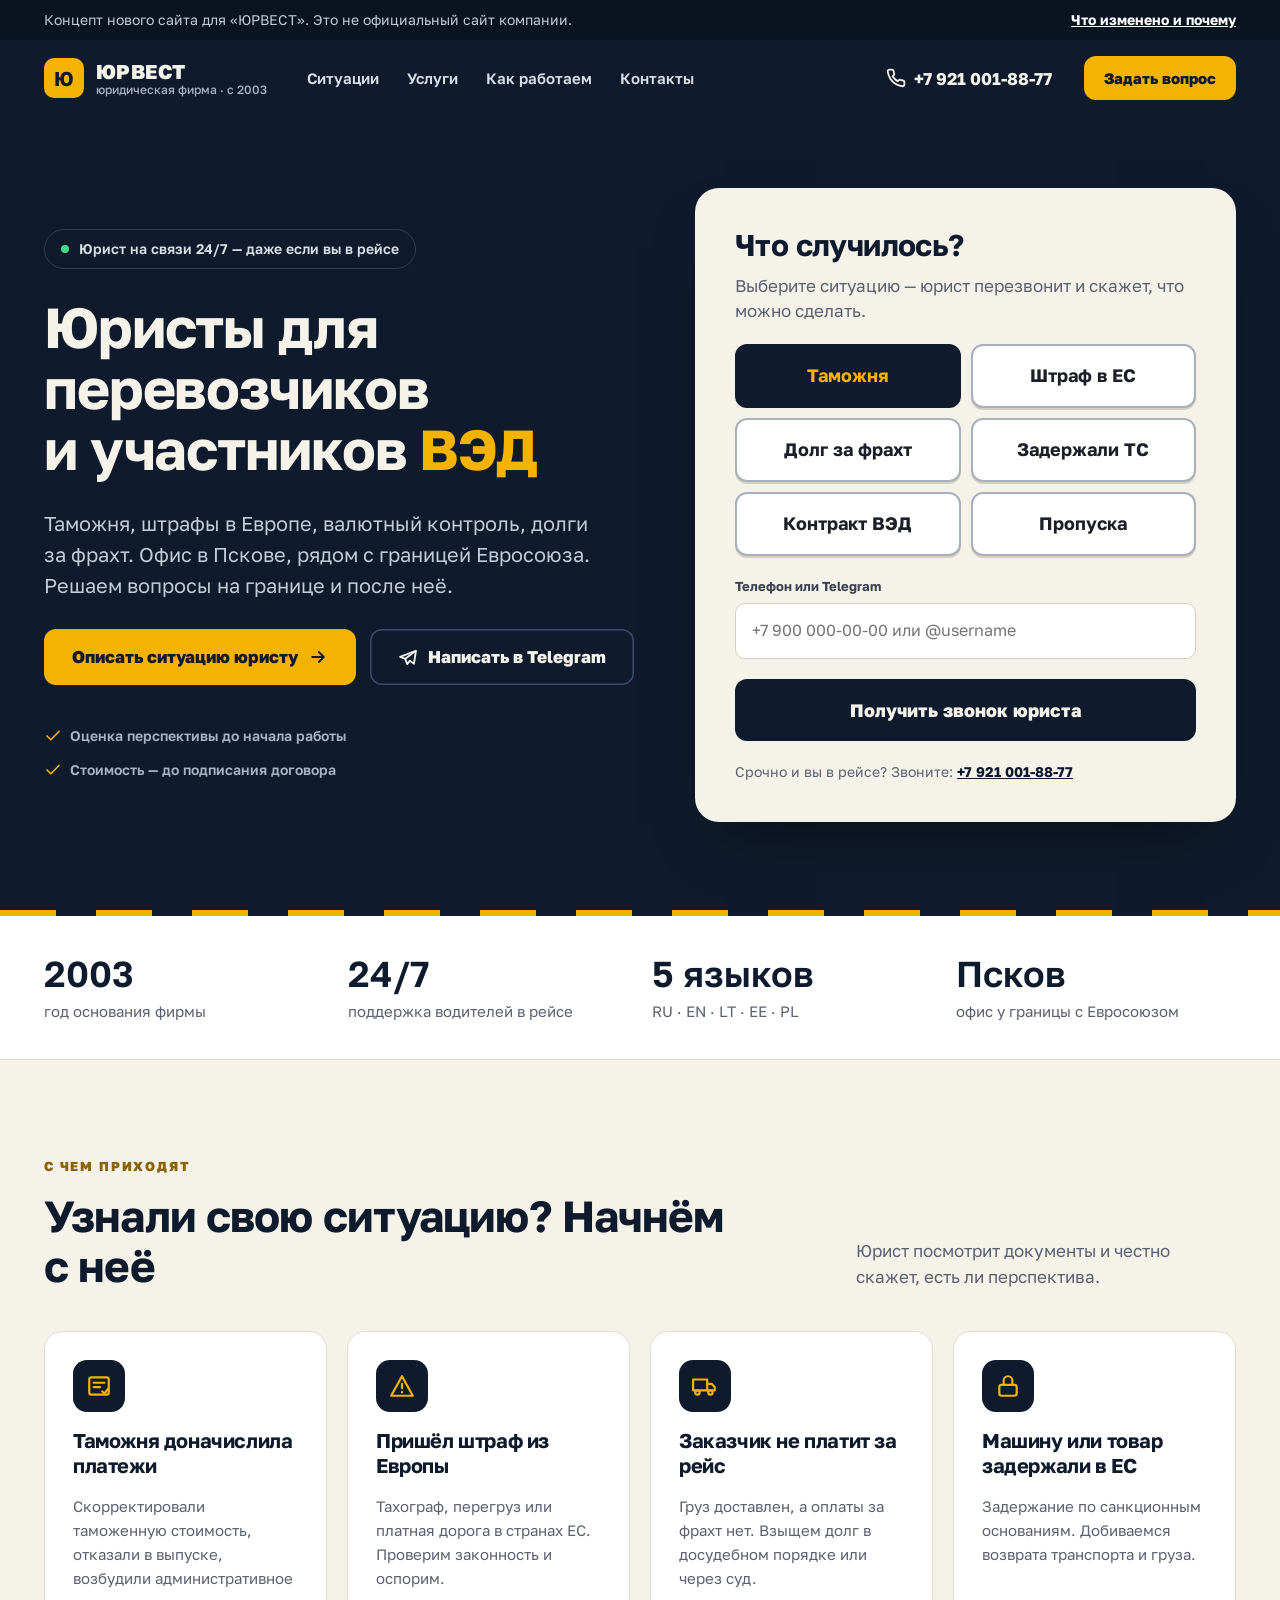
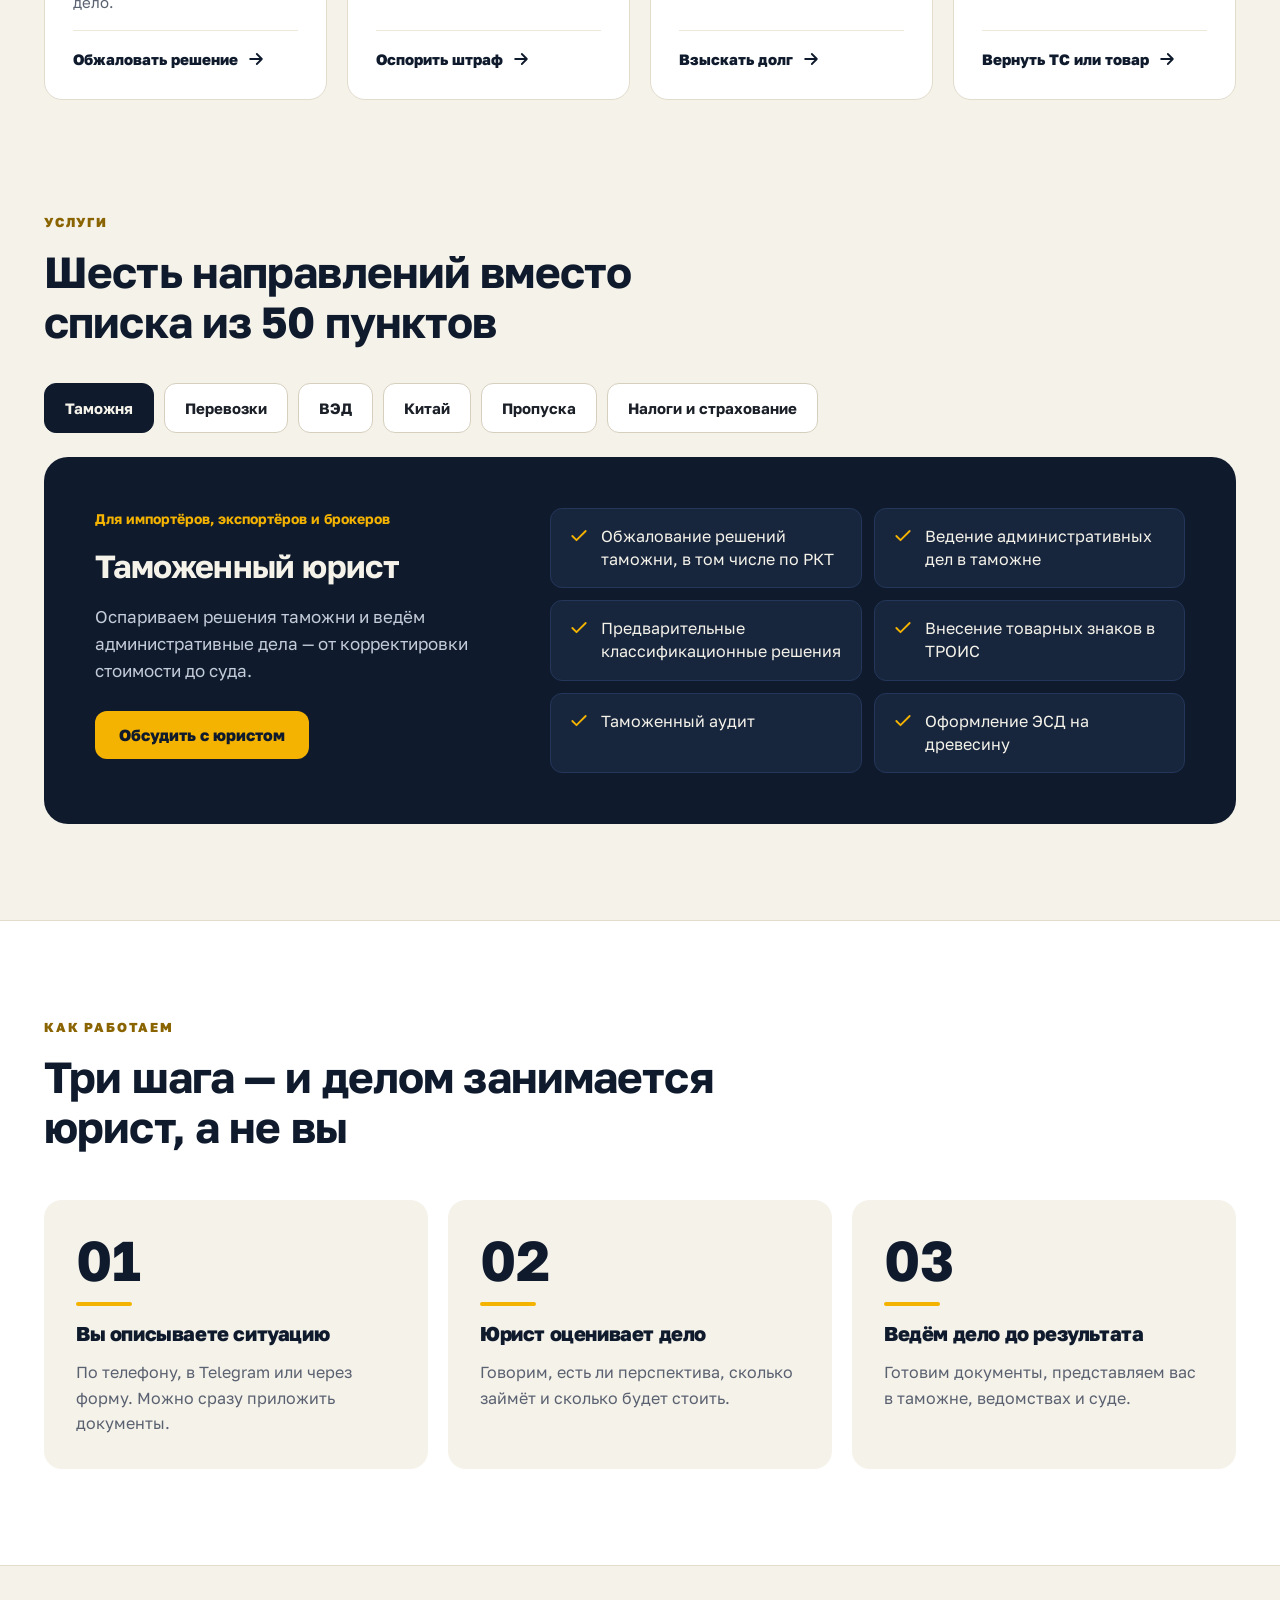
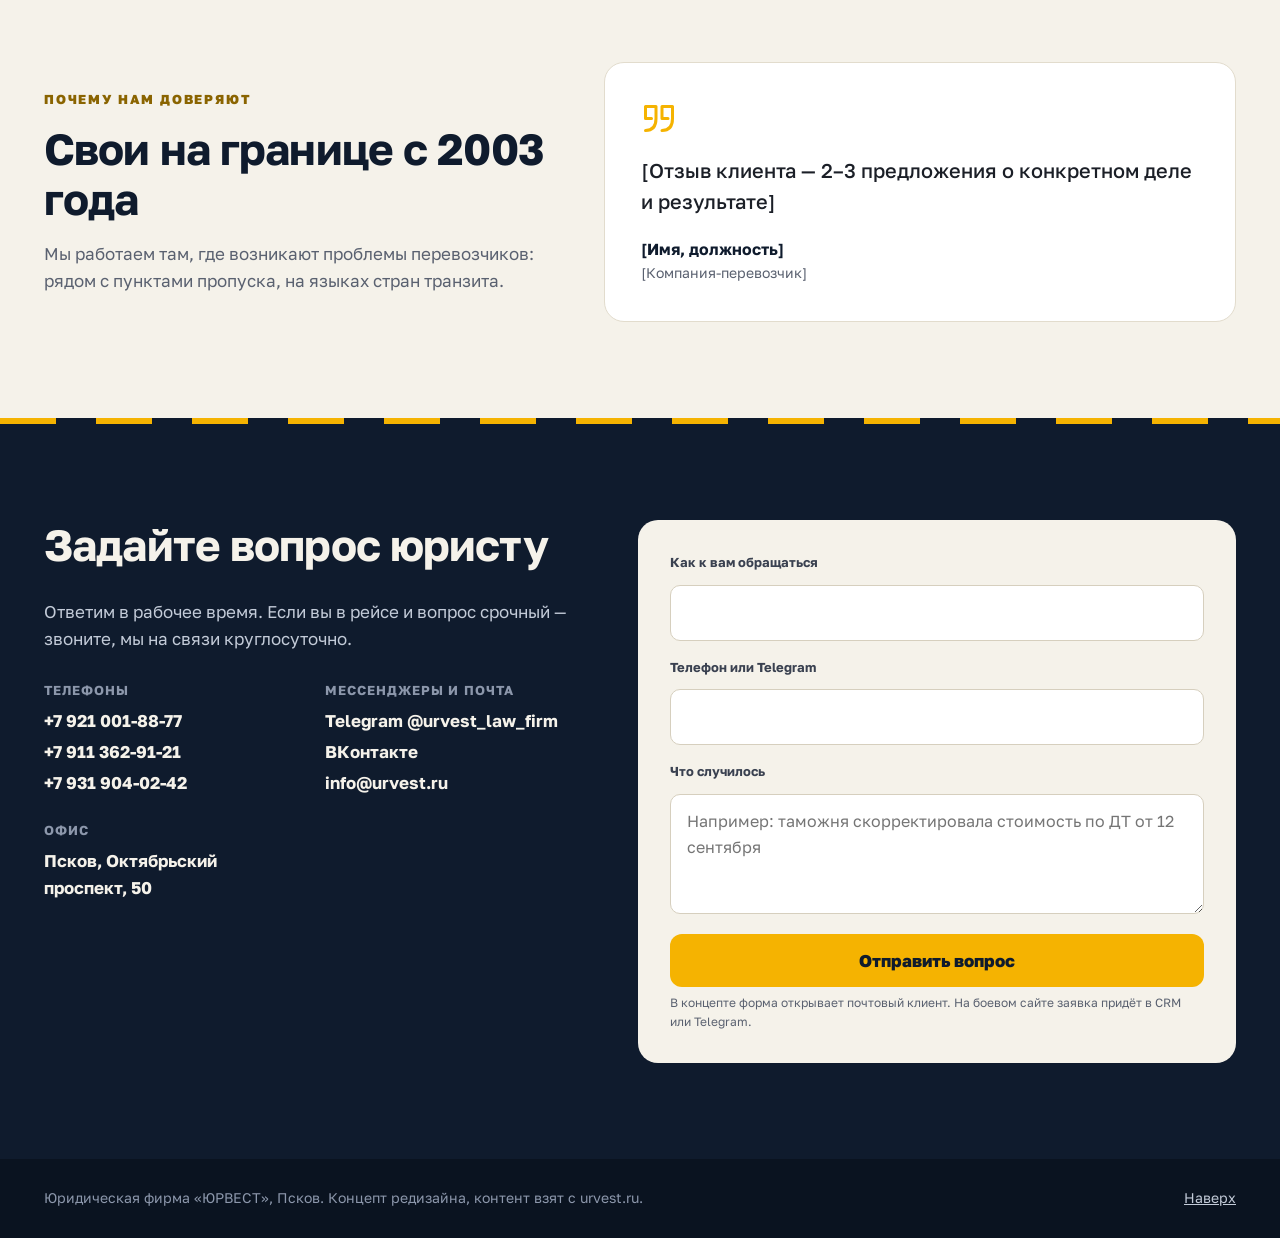
<file: index.html>
<!doctype html>
<html lang="ru">
<head>
<meta charset="utf-8">
<meta name="viewport" content="width=device-width,initial-scale=1">
<title>Таможенный юрист и юрист ВЭД для перевозчиков — ЮРВЕСТ, Псков</title>
<meta name="description" content="Юридическая фирма ЮРВЕСТ с 2003 года: обжалование решений таможни, штрафы в ЕС, возврат дорожного сбора, юрист ВЭД, спецразрешения и пропуска. Поддержка перевозчиков 24/7.">
<meta name="robots" content="noindex"><!-- концепт: не индексировать, чтобы не мешать основному сайту -->
<meta name="theme-color" content="#0F1B2D">
<link rel="preconnect" href="https://fonts.googleapis.com">
<link rel="preconnect" href="https://fonts.gstatic.com" crossorigin>
<link href="https://fonts.googleapis.com/css2?family=Golos+Text:wght@400;500;600;700;800&display=swap" rel="stylesheet">
<link rel="stylesheet" href="style.css?v=3">
<script type="application/ld+json">
{"@context":"https://schema.org","@type":"LegalService","name":"ЮРВЕСТ","foundingDate":"2003","telephone":"+7 921 001-88-77","email":"info@urvest.ru","url":"https://urvest.ru","address":{"@type":"PostalAddress","streetAddress":"Октябрьский проспект, 50","addressLocality":"Псков","postalCode":"180004","addressCountry":"RU"}}
</script>
</head>
<body>

<svg width="0" height="0" style="position:absolute" aria-hidden="true">
  <symbol id="i-check" viewBox="0 0 24 24"><path d="M20 6 9 17l-5-5"/></symbol>
  <symbol id="i-arrow" viewBox="0 0 24 24"><path d="M5 12h14M13 6l6 6-6 6"/></symbol>
  <symbol id="i-phone" viewBox="0 0 24 24"><path d="M22 16.9v3a2 2 0 0 1-2.2 2 19.8 19.8 0 0 1-8.6-3.1 19.5 19.5 0 0 1-6-6A19.8 19.8 0 0 1 2.1 4.2 2 2 0 0 1 4.1 2h3a2 2 0 0 1 2 1.7c.1 1 .4 1.9.7 2.8a2 2 0 0 1-.5 2.1L8 9.9a16 16 0 0 0 6 6l1.3-1.3a2 2 0 0 1 2.1-.4c.9.3 1.8.6 2.8.7a2 2 0 0 1 1.7 2z"/></symbol>
  <symbol id="i-tg" viewBox="0 0 24 24"><path d="M21.5 4.5 2.5 11.8l6.2 2.3 2.3 6.4 3.4-4.1 4.8 3.6z"/><path d="m8.7 14.1 9.8-7.4"/></symbol>
  <symbol id="i-doc" viewBox="0 0 24 24"><rect x="3" y="4" width="18" height="16" rx="2"/><path d="M7 9h10M7 13h6M15 17l2 2 3-4"/></symbol>
  <symbol id="i-warn" viewBox="0 0 24 24"><path d="M12 3 2 21h20z"/><path d="M12 10v4M12 17.5v.5"/></symbol>
  <symbol id="i-truck" viewBox="0 0 24 24"><path d="M1 6h13v10H1zM14 10h4l3 3v3h-7z"/><circle cx="5" cy="18" r="2"/><circle cx="17" cy="18" r="2"/></symbol>
  <symbol id="i-lock" viewBox="0 0 24 24"><rect x="4" y="11" width="16" height="10" rx="2"/><path d="M8 11V7a4 4 0 0 1 8 0v4"/></symbol>
  <symbol id="i-quote" viewBox="0 0 24 24"><path d="M3 21c3 0 7-1 7-8V5H3v8h4M14 21c3 0 7-1 7-8V5h-7v8h4"/></symbol>
</svg>

<div class="concept"><div class="wrap">
  <span>Концепт нового сайта для «ЮРВЕСТ». Это не официальный сайт компании.</span>
  <a href="proposal.html">Что изменено и почему</a>
</div></div>

<header class="top"><div class="wrap">
  <a class="logo" href="#top"><span>ЮРВЕСТ<small>юридическая фирма · с 2003</small></span></a>
  <nav aria-label="Разделы">
    <a href="#situations">Ситуации</a>
    <a href="#services">Услуги</a>
    <a href="#how">Как работаем</a>
    <a href="#contact">Контакты</a>
  </nav>
  <a class="tel" href="tel:+79210018877"><svg class="ico" aria-hidden="true"><use href="#i-phone"/></svg>+7 921 001-88-77</a>
  <a class="btn" href="#contact">Задать вопрос</a>
</div></header>

<main id="top">
<div class="hero">
  <div class="wrap">
    <div class="hero-text">
      <span class="pill">Юрист на связи 24/7 — даже если вы в рейсе</span>
      <h1>Юристы для перевозчиков и&nbsp;участников <em>ВЭД</em></h1>
      <p>Таможня, штрафы в Европе, валютный контроль, долги за фрахт. Офис в Пскове, рядом с границей Евросоюза. Решаем вопросы на границе и после неё.</p>
      <div class="act">
        <a class="btn lg" href="#contact">Описать ситуацию юристу <svg class="ico" aria-hidden="true"><use href="#i-arrow"/></svg></a>
        <a class="btn lg ghost" href="https://t.me/urvest_law_firm"><svg class="ico" aria-hidden="true"><use href="#i-tg"/></svg>Написать в Telegram</a>
      </div>
      <ul class="checks">
        <li><svg class="ico" aria-hidden="true"><use href="#i-check"/></svg>Оценка перспективы до начала работы</li>
        <li><svg class="ico" aria-hidden="true"><use href="#i-check"/></svg>Стоимость — до подписания договора</li>
      </ul>
    </div>

    <form class="quick" id="quick">
      <h2>Что случилось?</h2>
      <p class="hint">Выберите ситуацию — юрист перезвонит и скажет, что можно сделать.</p>
      <fieldset>
        <legend class="hint" style="position:absolute;width:1px;height:1px;overflow:hidden;clip:rect(0 0 0 0)">Ситуация</legend>
        <label class="chip"><input type="radio" name="topic" value="Таможня" checked><span>Таможня</span></label>
        <label class="chip"><input type="radio" name="topic" value="Штраф в ЕС"><span>Штраф в ЕС</span></label>
        <label class="chip"><input type="radio" name="topic" value="Долг за фрахт"><span>Долг за фрахт</span></label>
        <label class="chip"><input type="radio" name="topic" value="Задержали ТС"><span>Задержали ТС</span></label>
        <label class="chip"><input type="radio" name="topic" value="Контракт ВЭД"><span>Контракт ВЭД</span></label>
        <label class="chip"><input type="radio" name="topic" value="Пропуск / спецразрешение"><span>Пропуска</span></label>
      </fieldset>
      <div>
        <label for="q-phone">Телефон или Telegram</label>
        <input id="q-phone" name="phone" autocomplete="tel" required placeholder="+7 900 000-00-00 или @username">
      </div>
      <button class="btn dark" type="submit">Получить звонок юриста</button>
      <small>Срочно и вы в рейсе? Звоните: <a href="tel:+79210018877"><b>+7 921 001-88-77</b></a></small>
    </form>
  </div>
  <div class="road" aria-hidden="true"></div>
</div>

<div class="facts"><div class="wrap">
  <dl>
    <div><dt>2003</dt><dd>год основания фирмы</dd></div>
    <div><dt>24/7</dt><dd>поддержка водителей в рейсе</dd></div>
    <div><dt>5 языков</dt><dd>RU · EN · LT · EE · PL</dd></div>
    <div><dt>Псков</dt><dd>офис у границы с Евросоюзом</dd></div>
  </dl>
</div></div>

<section id="situations"><div class="wrap">
  <div class="head">
    <div><span class="kicker">С чем приходят</span><h2>Узнали свою ситуацию? Начнём с неё</h2></div>
    <p class="lead">Юрист посмотрит документы и честно скажет, есть ли перспектива.</p>
  </div>
  <div class="cases">
    <a class="case" href="#contact" data-topic="Таможня">
      <span class="badge"><svg class="ico" aria-hidden="true"><use href="#i-doc"/></svg></span>
      <h3>Таможня доначислила платежи</h3>
      <p>Скорректировали таможенную стоимость, отказали в выпуске, возбудили административное дело.</p>
      <span class="more">Обжаловать решение <svg class="ico" aria-hidden="true"><use href="#i-arrow"/></svg></span>
    </a>
    <a class="case" href="#contact" data-topic="Штраф в ЕС">
      <span class="badge"><svg class="ico" aria-hidden="true"><use href="#i-warn"/></svg></span>
      <h3>Пришёл штраф из Европы</h3>
      <p>Тахограф, перегруз или платная дорога в странах ЕС. Проверим законность и оспорим.</p>
      <span class="more">Оспорить штраф <svg class="ico" aria-hidden="true"><use href="#i-arrow"/></svg></span>
    </a>
    <a class="case" href="#contact" data-topic="Долг за фрахт">
      <span class="badge"><svg class="ico" aria-hidden="true"><use href="#i-truck"/></svg></span>
      <h3>Заказчик не платит за рейс</h3>
      <p>Груз доставлен, а оплаты за фрахт нет. Взыщем долг в досудебном порядке или через суд.</p>
      <span class="more">Взыскать долг <svg class="ico" aria-hidden="true"><use href="#i-arrow"/></svg></span>
    </a>
    <a class="case" href="#contact" data-topic="Задержали ТС">
      <span class="badge"><svg class="ico" aria-hidden="true"><use href="#i-lock"/></svg></span>
      <h3>Машину или товар задержали в ЕС</h3>
      <p>Задержание по санкционным основаниям. Добиваемся возврата транспорта и груза.</p>
      <span class="more">Вернуть ТС или товар <svg class="ico" aria-hidden="true"><use href="#i-arrow"/></svg></span>
    </a>
  </div>
</div></section>

<section id="services"><div class="wrap">
  <span class="kicker">Услуги</span>
  <h2>Шесть направлений вместо списка из 50 пунктов</h2>
  <div class="tabs" role="tablist" aria-label="Направления">
    <button role="tab" id="t-customs" aria-controls="p-customs" aria-selected="true">Таможня</button>
    <button role="tab" id="t-transport" aria-controls="p-transport" aria-selected="false" tabindex="-1">Перевозки</button>
    <button role="tab" id="t-ved" aria-controls="p-ved" aria-selected="false" tabindex="-1">ВЭД</button>
    <button role="tab" id="t-china" aria-controls="p-china" aria-selected="false" tabindex="-1">Китай</button>
    <button role="tab" id="t-permits" aria-controls="p-permits" aria-selected="false" tabindex="-1">Пропуска</button>
    <button role="tab" id="t-tax" aria-controls="p-tax" aria-selected="false" tabindex="-1">Налоги и страхование</button>
  </div>

  <div class="panel" role="tabpanel" id="p-customs" aria-labelledby="t-customs">
    <div><span class="who">Для импортёров, экспортёров и брокеров</span><h3>Таможенный юрист</h3><p>Оспариваем решения таможни и ведём административные дела — от корректировки стоимости до суда.</p><a class="btn" href="#contact">Обсудить с юристом</a></div>
    <ul>
      <li><svg class="ico" aria-hidden="true"><use href="#i-check"/></svg>Обжалование решений таможни, в том числе по РКТ</li>
      <li><svg class="ico" aria-hidden="true"><use href="#i-check"/></svg>Ведение административных дел в таможне</li>
      <li><svg class="ico" aria-hidden="true"><use href="#i-check"/></svg>Предварительные классификационные решения</li>
      <li><svg class="ico" aria-hidden="true"><use href="#i-check"/></svg>Внесение товарных знаков в ТРОИС</li>
      <li><svg class="ico" aria-hidden="true"><use href="#i-check"/></svg>Таможенный аудит</li>
      <li><svg class="ico" aria-hidden="true"><use href="#i-check"/></svg>Оформление ЭСД на древесину</li>
    </ul>
  </div>
  <div class="panel" role="tabpanel" id="p-transport" aria-labelledby="t-transport" hidden>
    <div><span class="who">Для международных перевозчиков</span><h3>Транспортный юрист</h3><p>Защищаем перевозчика в рейсе и после: штрафы в Европе, долги за фрахт, Ространснадзор.</p><a class="btn" href="#contact">Обсудить с юристом</a></div>
    <ul>
      <li><svg class="ico" aria-hidden="true"><use href="#i-check"/></svg>Обжалование штрафов в ЕС</li>
      <li><svg class="ico" aria-hidden="true"><use href="#i-check"/></svg>Возврат дорожного сбора в Германии</li>
      <li><svg class="ico" aria-hidden="true"><use href="#i-check"/></svg>Взыскание задолженности за фрахт</li>
      <li><svg class="ico" aria-hidden="true"><use href="#i-check"/></svg>Дела в Ространснадзоре</li>
      <li><svg class="ico" aria-hidden="true"><use href="#i-check"/></svg>Правовая помощь при ДТП</li>
      <li><svg class="ico" aria-hidden="true"><use href="#i-check"/></svg>Проверка и заполнение дозволов</li>
      <li><svg class="ico" aria-hidden="true"><use href="#i-check"/></svg>Проверка контрагентов</li>
      <li><svg class="ico" aria-hidden="true"><use href="#i-check"/></svg>Круглосуточная поддержка в рейсе</li>
    </ul>
  </div>
  <div class="panel" role="tabpanel" id="p-ved" aria-labelledby="t-ved" hidden>
    <div><span class="who">Для компаний, которые торгуют с зарубежьем</span><h3>Юрист ВЭД</h3><p>Контракты, валютный контроль и санкционные риски — чтобы сделка прошла без сюрпризов.</p><a class="btn" href="#contact">Обсудить с юристом</a></div>
    <ul>
      <li><svg class="ico" aria-hidden="true"><use href="#i-check"/></svg>Внешнеторговые контракты</li>
      <li><svg class="ico" aria-hidden="true"><use href="#i-check"/></svg>Дела по валютному контролю</li>
      <li><svg class="ico" aria-hidden="true"><use href="#i-check"/></svg>Проверка запретов и ограничений</li>
      <li><svg class="ico" aria-hidden="true"><use href="#i-check"/></svg>Санкционный аудит</li>
      <li><svg class="ico" aria-hidden="true"><use href="#i-check"/></svg>Сертификаты форс-мажора в Китае и ЕС</li>
      <li><svg class="ico" aria-hidden="true"><use href="#i-check"/></svg>Перевод таможенных и ВЭД-документов</li>
    </ul>
  </div>
  <div class="panel" role="tabpanel" id="p-china" aria-labelledby="t-china" hidden>
    <div><span class="who">Для тех, кто закупает или продаёт в КНР</span><h3>Юристы в Китае</h3><p>Проверяем поставщика до оплаты и решаем споры, если что-то пошло не так.</p><a class="btn" href="#contact">Обсудить с юристом</a></div>
    <ul>
      <li><svg class="ico" aria-hidden="true"><use href="#i-check"/></svg>Проверка китайских контрагентов и товара</li>
      <li><svg class="ico" aria-hidden="true"><use href="#i-check"/></svg>Контракты на китайском языке</li>
      <li><svg class="ico" aria-hidden="true"><use href="#i-check"/></svg>Регистрация компаний в КНР и Гонконге</li>
      <li><svg class="ico" aria-hidden="true"><use href="#i-check"/></svg>Разрешение споров</li>
      <li><svg class="ico" aria-hidden="true"><use href="#i-check"/></svg>Консульская легализация и нотариат</li>
    </ul>
  </div>
  <div class="panel" role="tabpanel" id="p-permits" aria-labelledby="t-permits" hidden>
    <div><span class="who">Оформляем за перевозчика</span><h3>Пропуска и разрешения</h3><p>Берём на себя бумаги, чтобы машина не простаивала.</p><a class="btn" href="#contact">Обсудить с юристом</a></div>
    <ul>
      <li><svg class="ico" aria-hidden="true"><use href="#i-check"/></svg>Спецразрешения на негабаритные грузы</li>
      <li><svg class="ico" aria-hidden="true"><use href="#i-check"/></svg>Пропуск на МКАД</li>
      <li><svg class="ico" aria-hidden="true"><use href="#i-check"/></svg>Пропуск в Санкт-Петербург</li>
      <li><svg class="ico" aria-hidden="true"><use href="#i-check"/></svg>Подключение к РНИС</li>
      <li><svg class="ico" aria-hidden="true"><use href="#i-check"/></svg>Регистрация и пополнение «Платон»</li>
    </ul>
  </div>
  <div class="panel" role="tabpanel" id="p-tax" aria-labelledby="t-tax" hidden>
    <div><span class="who">Сопутствующие услуги</span><h3>Налоги и страхование</h3><p>Сопровождаем проверки и страхуем ответственность перевозчика и груз.</p><a class="btn" href="#contact">Обсудить с юристом</a></div>
    <ul>
      <li><svg class="ico" aria-hidden="true"><use href="#i-check"/></svg>Сопровождение налоговых проверок</li>
      <li><svg class="ico" aria-hidden="true"><use href="#i-check"/></svg>Обжалование решений налоговой</li>
      <li><svg class="ico" aria-hidden="true"><use href="#i-check"/></svg>Страхование ответственности CMR</li>
      <li><svg class="ico" aria-hidden="true"><use href="#i-check"/></svg>Страхование груза</li>
      <li><svg class="ico" aria-hidden="true"><use href="#i-check"/></svg>ОСАГО, КАСКО, «Зелёная карта»</li>
    </ul>
  </div>
</div></section>

<section id="how"><div class="wrap">
  <span class="kicker">Как работаем</span>
  <h2>Три шага — и делом занимается юрист, а не вы</h2>
  <ol class="steps">
    <li><span class="n">01</span><h3>Вы описываете ситуацию</h3><p>По телефону, в Telegram или через форму. Можно сразу приложить документы.</p></li>
    <li><span class="n">02</span><h3>Юрист оценивает дело</h3><p>Говорим, есть ли перспектива, сколько займёт и сколько будет стоить.</p></li>
    <li><span class="n">03</span><h3>Ведём дело до результата</h3><p>Готовим документы, представляем вас в таможне, ведомствах и суде.</p></li>
  </ol>
</div></section>

<section class="trust"><div class="wrap">
  <div>
    <span class="kicker">Почему нам доверяют</span>
    <h2>Свои на границе с 2003 года</h2>
    <p>Мы работаем там, где возникают проблемы перевозчиков: рядом с пунктами пропуска, на языках стран транзита.</p>
  </div>
  <figure>
    <svg class="ico" style="width:36px;height:36px;color:var(--accent);stroke-width:2" aria-hidden="true"><use href="#i-quote"/></svg>
    <blockquote>[Отзыв клиента — 2–3 предложения о конкретном деле и результате]</blockquote>
    <figcaption><b>[Имя, должность]</b>[Компания-перевозчик]</figcaption>
  </figure>
</div></section>

<section class="contact" id="contact">
  <div class="road" aria-hidden="true"></div>
  <div class="wrap">
    <div>
      <h2>Задайте вопрос юристу</h2>
      <p>Ответим в рабочее время. Если вы в рейсе и вопрос срочный — звоните, мы на связи круглосуточно.</p>
      <dl>
        <div><dt>Телефоны</dt><dd><a href="tel:+79210018877">+7 921 001-88-77</a><a href="tel:+79113629121">+7 911 362-91-21</a><a href="tel:+79319040242">+7 931 904-02-42</a></dd></div>
        <div><dt>Мессенджеры и почта</dt><dd><a href="https://t.me/urvest_law_firm">Telegram @urvest_law_firm</a><a href="https://vk.com/urvestlawfirm">ВКонтакте</a><a href="mailto:info@urvest.ru">info@urvest.ru</a></dd></div>
        <div><dt>Офис</dt><dd>Псков, Октябрьский проспект, 50</dd></div>
      </dl>
    </div>
    <form id="ask">
      <label for="f-name">Как к вам обращаться</label>
      <input id="f-name" name="name" autocomplete="name">
      <label for="f-phone">Телефон или Telegram</label>
      <input id="f-phone" name="phone" autocomplete="tel" required>
      <label for="f-text">Что случилось</label>
      <textarea id="f-text" name="text" placeholder="Например: таможня скорректировала стоимость по ДТ от 12 сентября"></textarea>
      <button class="btn lg" type="submit">Отправить вопрос</button>
      <small>В концепте форма открывает почтовый клиент. На боевом сайте заявка придёт в CRM или Telegram.</small>
    </form>
  </div>
</section>
</main>

<footer><div class="wrap">
  <span>Юридическая фирма «ЮРВЕСТ», Псков. Концепт редизайна, контент взят с urvest.ru.</span>
  <a href="#top">Наверх</a>
</div></footer>

<script>
// ponytail: mailto вместо бэкенда — на боевом сайте заменить на отправку в CRM/Telegram
const mail = (subject, body) => location.href = 'mailto:info@urvest.ru?subject=' + encodeURIComponent(subject) + '&body=' + encodeURIComponent(body);

document.getElementById('quick').addEventListener('submit', e => {
  e.preventDefault(); const f = e.target;
  mail('Перезвоните: ' + f.topic.value, 'Ситуация: ' + f.topic.value + '\nКонтакт: ' + f.phone.value);
});
document.getElementById('ask').addEventListener('submit', e => {
  e.preventDefault(); const f = e.target;
  mail('Вопрос юристу: ' + f.name.value, f.text.value + '\n\nКонтакт: ' + f.phone.value);
});

// карточка ситуации подставляет тему в поле вопроса
document.querySelectorAll('.case').forEach(a => a.addEventListener('click', () => {
  const t = document.getElementById('f-text');
  if (!t.value) t.value = a.dataset.topic + ': ';
}));

// вкладки услуг (стрелки ←/→ по WAI-ARIA)
const tabs = [...document.querySelectorAll('[role=tab]')];
const select = tab => tabs.forEach(t => {
  const on = t === tab;
  t.setAttribute('aria-selected', on); t.tabIndex = on ? 0 : -1;
  document.getElementById(t.getAttribute('aria-controls')).hidden = !on;
});
tabs.forEach((t, i) => {
  t.addEventListener('click', () => select(t));
  t.addEventListener('keydown', e => {
    const d = e.key === 'ArrowRight' ? 1 : e.key === 'ArrowLeft' ? -1 : 0;
    if (d) { const n = tabs[(i + d + tabs.length) % tabs.length]; select(n); n.focus(); }
  });
});
</script>
</body>
</html>
</file>
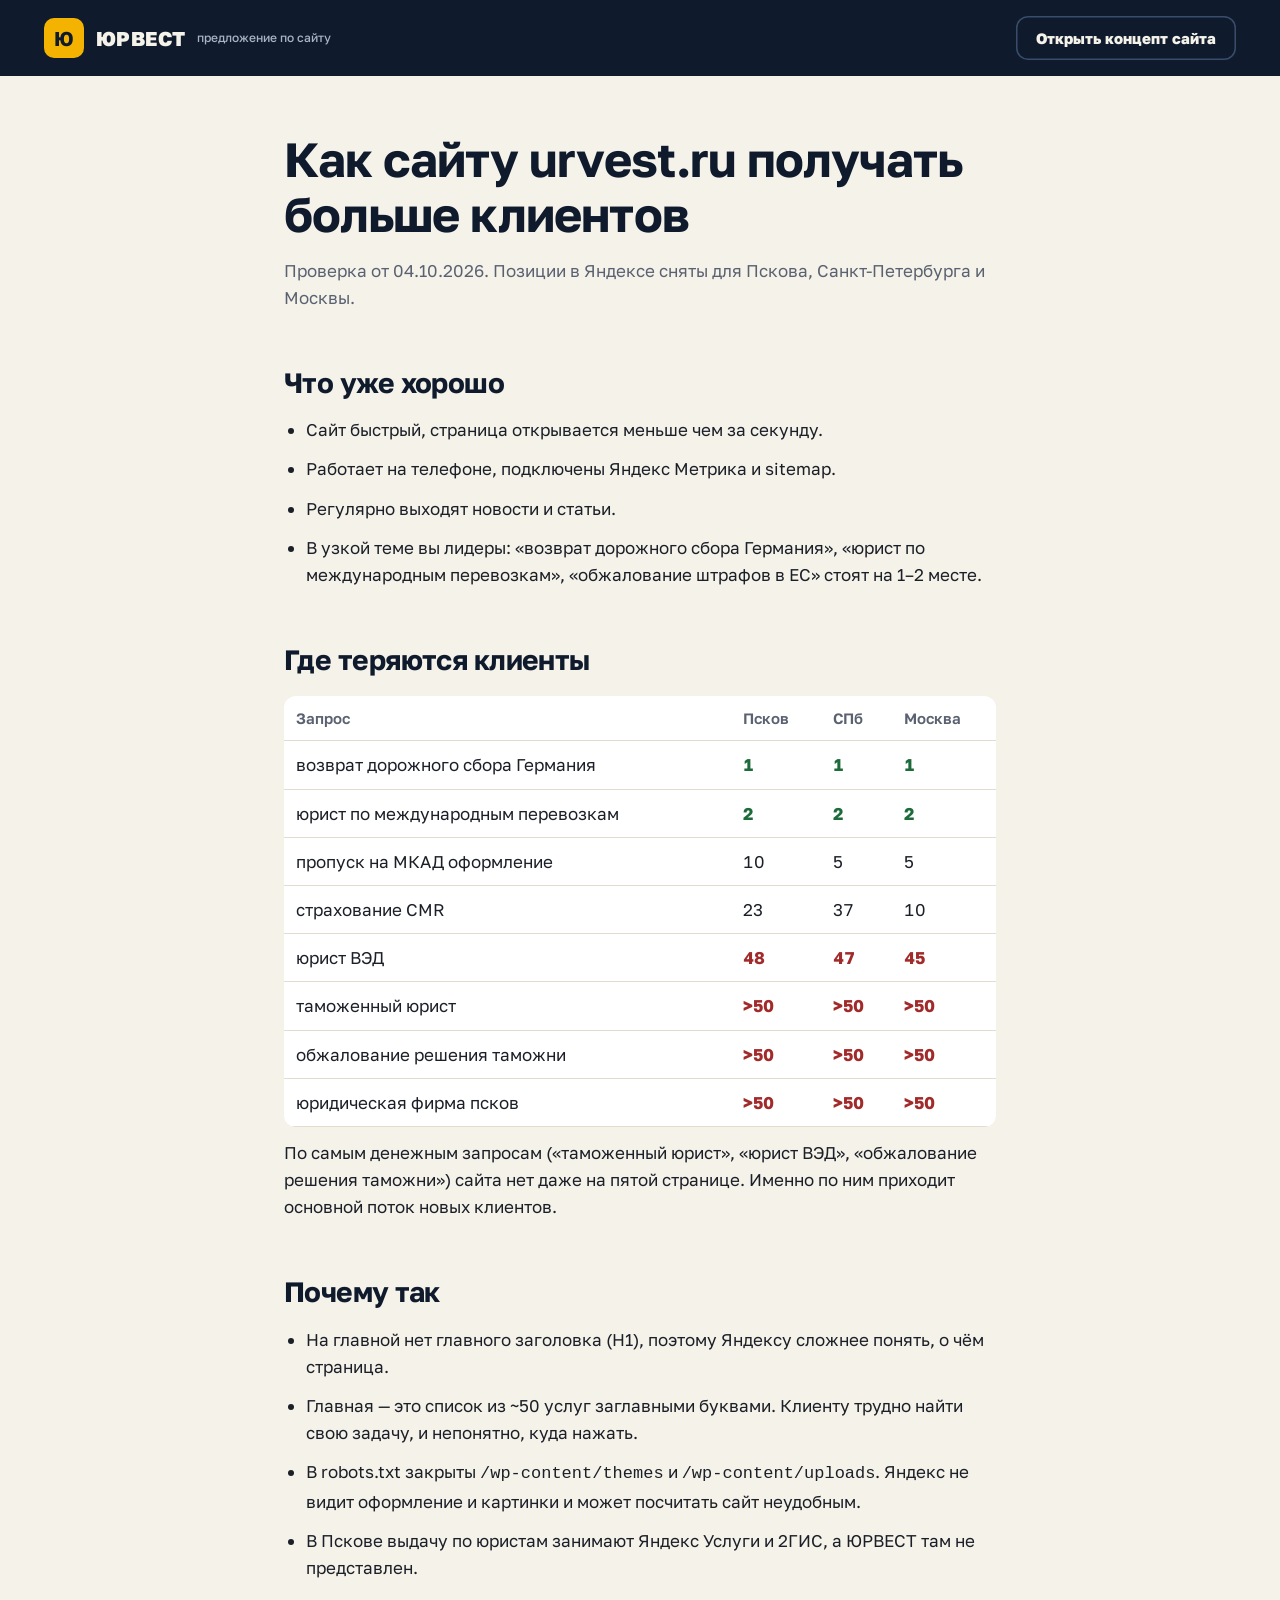
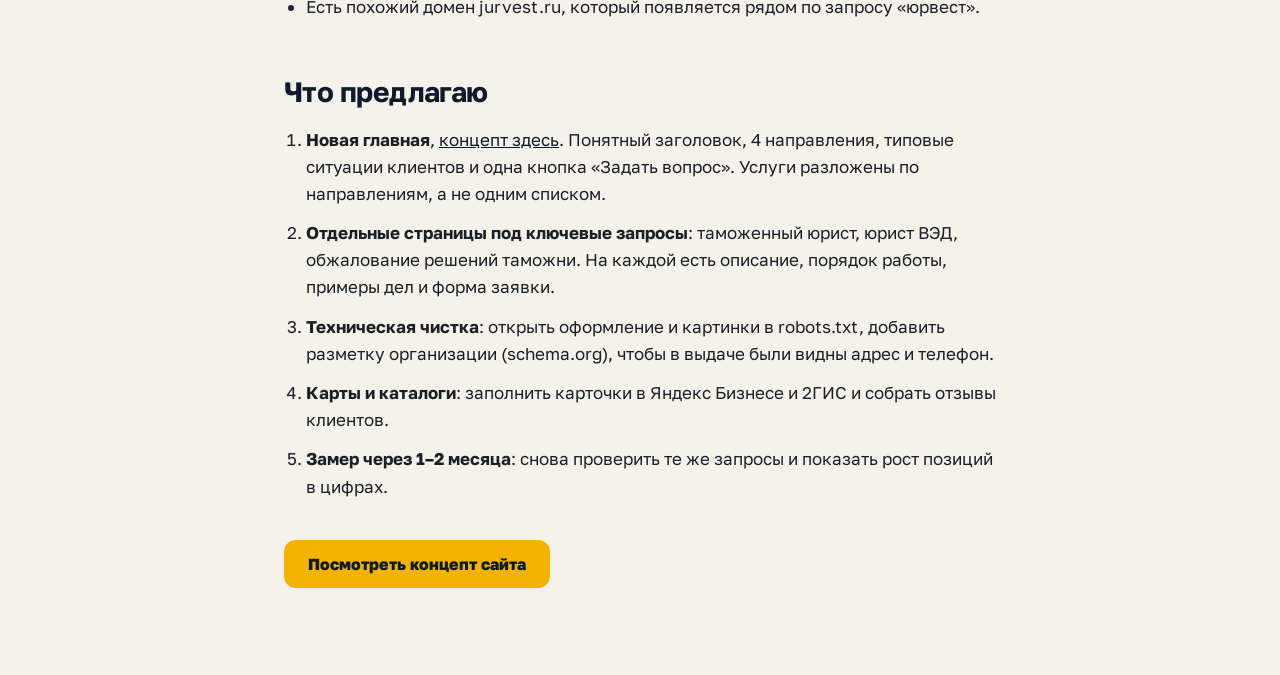
<file: proposal.html>
<!doctype html>
<html lang="ru">
<head>
<meta charset="utf-8">
<meta name="viewport" content="width=device-width,initial-scale=1">
<title>Предложение для ЮРВЕСТ</title>
<meta name="robots" content="noindex">
<link rel="preconnect" href="https://fonts.googleapis.com">
<link rel="preconnect" href="https://fonts.gstatic.com" crossorigin>
<link href="https://fonts.googleapis.com/css2?family=Golos+Text:wght@400;500;600;700;800&display=swap" rel="stylesheet">
<link rel="stylesheet" href="style.css?v=3">
</head>
<body>
<header class="top"><div class="wrap">
  <a class="logo" href="index.html">ЮРВЕСТ<small>предложение по сайту</small></a>
  <a class="btn ghost" href="index.html" style="margin-left:auto">Открыть концепт сайта</a>
</div></header>

<main class="wrap doc" style="padding-top:56px;padding-bottom:88px">
  <h1>Как сайту urvest.ru получать больше клиентов</h1>
  <p class="lead">Проверка от 04.10.2026. Позиции в Яндексе сняты для Пскова, Санкт-Петербурга и Москвы.</p>

  <h2>Что уже хорошо</h2>
  <ul>
    <li>Сайт быстрый, страница открывается меньше чем за секунду.</li>
    <li>Работает на телефоне, подключены Яндекс Метрика и sitemap.</li>
    <li>Регулярно выходят новости и статьи.</li>
    <li>В узкой теме вы лидеры: «возврат дорожного сбора Германия», «юрист по международным перевозкам», «обжалование штрафов в ЕС» стоят на 1–2 месте.</li>
  </ul>

  <h2>Где теряются клиенты</h2>
  <table>
    <thead><tr><th>Запрос</th><th>Псков</th><th>СПб</th><th>Москва</th></tr></thead>
    <tbody>
      <tr><td>возврат дорожного сбора Германия</td><td class="good">1</td><td class="good">1</td><td class="good">1</td></tr>
      <tr><td>юрист по международным перевозкам</td><td class="good">2</td><td class="good">2</td><td class="good">2</td></tr>
      <tr><td>пропуск на МКАД оформление</td><td>10</td><td>5</td><td>5</td></tr>
      <tr><td>страхование CMR</td><td>23</td><td>37</td><td>10</td></tr>
      <tr><td>юрист ВЭД</td><td class="bad">48</td><td class="bad">47</td><td class="bad">45</td></tr>
      <tr><td>таможенный юрист</td><td class="bad">&gt;50</td><td class="bad">&gt;50</td><td class="bad">&gt;50</td></tr>
      <tr><td>обжалование решения таможни</td><td class="bad">&gt;50</td><td class="bad">&gt;50</td><td class="bad">&gt;50</td></tr>
      <tr><td>юридическая фирма псков</td><td class="bad">&gt;50</td><td class="bad">&gt;50</td><td class="bad">&gt;50</td></tr>
    </tbody>
  </table>
  <p>По самым денежным запросам («таможенный юрист», «юрист ВЭД», «обжалование решения таможни») сайта нет даже на пятой странице. Именно по ним приходит основной поток новых клиентов.</p>

  <h2>Почему так</h2>
  <ul>
    <li>На главной нет главного заголовка (H1), поэтому Яндексу сложнее понять, о чём страница.</li>
    <li>Главная — это список из ~50 услуг заглавными буквами. Клиенту трудно найти свою задачу, и непонятно, куда нажать.</li>
    <li>В robots.txt закрыты <code>/wp-content/themes</code> и <code>/wp-content/uploads</code>. Яндекс не видит оформление и картинки и может посчитать сайт неудобным.</li>
    <li>В Пскове выдачу по юристам занимают Яндекс Услуги и 2ГИС, а ЮРВЕСТ там не представлен.</li>
    <li>Есть похожий домен jurvest.ru, который появляется рядом по запросу «юрвест».</li>
  </ul>

  <h2>Что предлагаю</h2>
  <ol>
    <li><strong>Новая главная</strong>, <a href="index.html">концепт здесь</a>. Понятный заголовок, 4 направления, типовые ситуации клиентов и одна кнопка «Задать вопрос». Услуги разложены по направлениям, а не одним списком.</li>
    <li><strong>Отдельные страницы под ключевые запросы</strong>: таможенный юрист, юрист ВЭД, обжалование решений таможни. На каждой есть описание, порядок работы, примеры дел и форма заявки.</li>
    <li><strong>Техническая чистка</strong>: открыть оформление и картинки в robots.txt, добавить разметку организации (schema.org), чтобы в выдаче были видны адрес и телефон.</li>
    <li><strong>Карты и каталоги</strong>: заполнить карточки в Яндекс Бизнесе и 2ГИС и собрать отзывы клиентов.</li>
    <li><strong>Замер через 1–2 месяца</strong>: снова проверить те же запросы и показать рост позиций в цифрах.</li>
  </ol>

  <p style="margin-top:40px"><a class="btn" href="index.html">Посмотреть концепт сайта</a></p>
</main>
</body>
</html>
</file>
<file: style.css>
:root{
  --ink:#0F1B2D;       /* тёмно-синий */
  --ink-2:#17263D;
  --ink-line:#2E3F5C;
  --paper:#F5F2EA;     /* тёплая бумага */
  --card:#FFFFFF;
  --rule:#E2DCCD;
  --field:#D6CFBE;
  --text:#1B1F27;
  --muted:#5A6170;
  --on-ink:#C3CBD8;
  --on-ink-2:#8C97AB;
  --accent:#F5B301;    /* дорожный жёлтый */
  --accent-text:#8A6400;
  --wrap:1240px;
  --display:"Golos Text",sans-serif;
}
*{box-sizing:border-box}
html{scroll-behavior:smooth}
body{margin:0;background:var(--paper);color:var(--text);font:400 17px/1.6 "Golos Text",system-ui,sans-serif;-webkit-font-smoothing:antialiased}
a{color:var(--ink)}
a:hover{color:#B07A00}
:focus-visible{outline:2px solid var(--accent);outline-offset:3px}
.wrap{max-width:var(--wrap);margin:0 auto;padding:0 24px}
h1,h2,h3{margin:0;font-family:var(--display);font-weight:700;line-height:1.15;letter-spacing:-.02em;color:var(--ink)}
[id]{scroll-margin-top:96px}
h2{font-size:clamp(28px,3.4vw,44px)}
p{margin:0}
.ico{width:20px;height:20px;flex:none;fill:none;stroke:currentColor;stroke-width:2.2;stroke-linecap:round;stroke-linejoin:round}

/* плашка концепта */
.concept{background:#0A1320;color:var(--on-ink);font-size:14px;padding:9px 0}
.concept .wrap{display:flex;gap:16px;justify-content:space-between;flex-wrap:wrap}
.concept a{color:#fff;font-weight:700}

/* кнопки */
.btn{display:inline-flex;align-items:center;gap:10px;min-height:44px;background:var(--accent);color:var(--ink);text-decoration:none;font:800 16px/1 "Golos Text",sans-serif;padding:16px 24px;border:0;border-radius:12px;cursor:pointer}
.btn:hover{color:var(--ink);filter:brightness(1.06)}
.btn.lg{font-size:17px;padding:18px 28px}
.btn.ghost{background:transparent;color:var(--paper);box-shadow:inset 0 0 0 1.5px #3A4C6B}
.btn.ghost:hover{box-shadow:inset 0 0 0 1.5px var(--paper)}
.btn.dark{background:var(--ink);color:var(--paper);width:100%;justify-content:center;min-height:62px;font-size:18px}

/* шапка */
.top{background:var(--ink);color:var(--paper);position:sticky;top:0;z-index:5}
.top .wrap{display:flex;align-items:center;gap:32px;min-height:76px}
.logo{display:flex;align-items:center;gap:12px;text-decoration:none;color:var(--paper);font-family:var(--display);font-weight:800;font-size:20px;letter-spacing:.02em;line-height:1.1}
.logo:hover{color:var(--paper)}
.logo::before{content:"Ю";width:40px;height:40px;border-radius:10px;background:var(--accent);color:var(--ink);display:grid;place-items:center;font-weight:700;letter-spacing:0}
.logo small{display:block;font:500 12px/1.3 "Golos Text",sans-serif;letter-spacing:0;color:#A9B3C4}
.top nav{display:flex;gap:28px;margin-left:8px}
.top nav a{color:#D9DEE7;text-decoration:none;font-weight:600;font-size:15px}
.top nav a:hover{color:var(--accent)}
.top .tel{margin-left:auto;display:inline-flex;align-items:center;gap:8px;color:var(--paper);text-decoration:none;font-weight:700;white-space:nowrap}
.top .btn{padding:12px 20px;font-size:15px}

/* первый экран */
.hero{background:var(--ink);color:var(--paper)}
.hero .wrap{display:grid;grid-template-columns:minmax(0,1.1fr) minmax(0,1fr);gap:56px;align-items:center;padding-top:72px;padding-bottom:88px}
.hero-text{min-width:0;display:flex;flex-direction:column;gap:28px}
.pill{align-self:flex-start;display:inline-flex;align-items:center;gap:10px;border:1px solid var(--ink-line);border-radius:999px;padding:8px 16px;font-size:14px;font-weight:600;color:#D9DEE7}
.pill::before{content:"";width:8px;height:8px;border-radius:50%;background:#3DDC84}
.hero h1{color:var(--paper);font-size:clamp(34px,4.4vw,58px);line-height:1.08}
.hero h1 em{font-style:normal;color:var(--accent)}
.hero-text>p{font-size:20px;line-height:1.55;color:var(--on-ink);max-width:560px}
.act{display:flex;flex-wrap:wrap;gap:14px}
.checks{display:flex;flex-wrap:wrap;gap:12px 28px;list-style:none;margin:0;padding:12px 0 0;color:#A9B3C4;font-size:14px;font-weight:600}
.checks li{display:inline-flex;align-items:center;gap:8px}
.checks .ico{color:var(--accent);width:18px;height:18px}
.road{height:6px;background-image:repeating-linear-gradient(90deg,var(--accent) 0 56px,transparent 56px 96px)}

/* быстрая заявка */
.quick{min-width:0;background:var(--paper);color:var(--text);border-radius:24px;padding:40px;box-shadow:0 30px 60px -30px rgba(0,0,0,.6);display:flex;flex-direction:column;gap:20px}
.quick h2{font-size:30px}
.quick .hint{font-size:17px;line-height:1.5;color:var(--muted);margin-top:-10px}
.quick fieldset{border:0;margin:0;padding:0;display:grid;grid-template-columns:repeat(2,minmax(0,1fr));gap:10px}
.chip{position:relative;margin:0}
.chip input{position:absolute;inset:0;width:100%;min-height:0;opacity:0;pointer-events:none}
.chip span{color:var(--text);display:flex;align-items:center;justify-content:center;text-align:center;height:100%;min-height:64px;padding:10px 14px;border-radius:12px;border:2px solid #A9B0BD;background:var(--card);font-size:18px;font-weight:700;line-height:1.2;box-shadow:0 2px 0 #D6CFBE;cursor:pointer;transition:background .15s,border-color .15s}
.chip span:hover{border-color:var(--ink)}
.chip input:checked+span{background:var(--ink);border-color:var(--ink);color:var(--accent);box-shadow:none}
.chip input:focus-visible+span{outline:2px solid var(--accent);outline-offset:2px}
.quick small{font-size:14px;color:var(--muted);line-height:1.5}

/* поля форм */
label{display:block;font-size:13px;font-weight:700;color:#3A4150;margin-bottom:6px}
input,textarea{width:100%;font:inherit;font-size:16px;padding:14px 16px;min-height:56px;border-radius:10px;border:1.5px solid var(--field);background:var(--card);color:var(--text)}
input:focus,textarea:focus{outline:2px solid var(--accent);outline-offset:1px}
textarea{resize:vertical;min-height:120px}

/* факты */
.facts{background:var(--card);border-bottom:1px solid var(--rule)}
.facts dl{margin:0;padding:36px 0;display:grid;grid-template-columns:repeat(auto-fit,minmax(220px,1fr));gap:24px}
.facts dt{font-family:var(--display);font-weight:600;font-size:36px;line-height:1.2;color:var(--ink)}
.facts dd{margin:4px 0 0;font-size:15px;color:var(--muted)}

/* разделы */
section{padding:96px 0}
.kicker{display:block;font-size:13px;font-weight:800;letter-spacing:.14em;text-transform:uppercase;color:var(--accent-text);margin-bottom:14px}
.head{display:flex;flex-wrap:wrap;gap:24px;align-items:flex-end;justify-content:space-between;margin-bottom:40px}
.head h2{max-width:680px}
.lead{font-size:17px;line-height:1.55;color:var(--muted);max-width:380px}

/* ситуации */
#situations{padding-bottom:40px}
.cases{display:grid;grid-template-columns:repeat(auto-fit,minmax(270px,1fr));gap:20px}
.case{background:var(--card);border:1px solid var(--rule);border-radius:18px;padding:28px;text-decoration:none;color:var(--text);display:flex;flex-direction:column;gap:16px;transition:transform .2s,box-shadow .2s}
.case:hover{color:var(--text);transform:translateY(-3px);box-shadow:0 18px 40px -20px rgba(15,27,45,.35)}
.case .badge{width:52px;height:52px;border-radius:14px;background:var(--ink);color:var(--accent);display:grid;place-items:center}
.case .badge .ico{width:26px;height:26px;stroke-width:2}
.case h3{font-size:20px;line-height:1.25}
.case p{font-size:15px;color:var(--muted);flex-grow:1}
.case .more{display:inline-flex;align-items:center;gap:8px;font-weight:800;font-size:15px;color:var(--ink);border-top:1px solid #EEE8DA;padding-top:16px}

/* услуги */
#services{padding-top:72px}
#services h2{max-width:720px;margin-bottom:36px}
.tabs{display:flex;flex-wrap:wrap;gap:10px;margin-bottom:24px}
.tabs button{font:inherit;font-size:15px;font-weight:700;padding:12px 20px;min-height:48px;border-radius:12px;cursor:pointer;border:1.5px solid var(--field);background:var(--card);color:var(--text)}
.tabs button[aria-selected="true"]{background:var(--ink);border-color:var(--ink);color:var(--paper)}
.panel{background:var(--ink);color:var(--paper);border-radius:24px;padding:clamp(28px,4vw,56px);display:flex;flex-wrap:wrap;gap:48px}
.panel[hidden]{display:none}
.panel>div{flex:1 1 300px;min-width:0;display:flex;flex-direction:column;gap:18px}
.panel .who{font-size:14px;font-weight:700;color:var(--accent)}
.panel h3{color:var(--paper);font-size:32px;line-height:1.15}
.panel p{color:var(--on-ink)}
.panel .btn{align-self:flex-start;margin-top:8px}
.panel ul{flex:2 1 420px;min-width:0;margin:0;padding:0;list-style:none;display:grid;grid-template-columns:repeat(auto-fit,minmax(240px,1fr));gap:12px}
.panel li{display:flex;gap:12px;align-items:flex-start;background:var(--ink-2);border:1px solid #24365A;border-radius:12px;padding:16px 18px;font-size:16px;line-height:1.45}
.panel li .ico{color:var(--accent);margin-top:1px}

/* как работаем */
#how{background:var(--card);border-top:1px solid var(--rule);border-bottom:1px solid var(--rule)}
#how h2{max-width:720px;margin-bottom:48px}
.steps{margin:0;padding:0;list-style:none;display:grid;grid-template-columns:repeat(auto-fit,minmax(260px,1fr));gap:20px}
.steps li{display:flex;flex-direction:column;gap:14px;padding:32px;border-radius:18px;background:var(--paper)}
.steps .n{font-family:var(--display);font-weight:700;font-size:56px;line-height:1;color:var(--ink)}
.steps .n::after{content:"";display:block;width:56px;height:4px;margin-top:14px;border-radius:2px;background:var(--accent)}
.steps h3{font:800 20px/1.3 "Golos Text",sans-serif}
.steps p{color:var(--muted);font-size:16px}

/* доверие */
.trust .wrap{display:flex;flex-wrap:wrap;gap:48px;align-items:center}
.trust .wrap>div{flex:1 1 360px;min-width:0}
.trust p{color:var(--muted);margin-top:16px}
.trust figure{flex:1 1 480px;min-width:0;margin:0;background:var(--card);border:1px solid var(--rule);border-radius:20px;padding:36px;display:flex;flex-direction:column;gap:20px}
.trust blockquote{margin:0;font-size:20px;line-height:1.55;font-weight:500}
.trust figcaption{font-size:14px;color:var(--muted)}
.trust figcaption b{display:block;font-size:16px;color:var(--ink)}

/* контакты */
.contact{background:var(--ink);color:var(--paper);padding:0}
.contact .wrap{display:flex;flex-wrap:wrap;gap:56px;padding-top:96px;padding-bottom:96px}
.contact .wrap>div{flex:1 1 360px;min-width:0;display:flex;flex-direction:column;gap:28px}
.contact h2{color:var(--paper)}
.contact p{color:var(--on-ink)}
.contact dl{margin:0;display:grid;grid-template-columns:repeat(auto-fit,minmax(200px,1fr));gap:24px}
.contact dt{font-size:13px;font-weight:700;letter-spacing:.08em;text-transform:uppercase;color:var(--on-ink-2);margin-bottom:6px}
.contact dd{margin:0;display:flex;flex-direction:column;gap:4px;font-weight:700}
.contact dd a{color:var(--paper);text-decoration:none}
.contact dd a:hover{color:var(--accent)}
.contact form{flex:1 1 420px;min-width:0;background:var(--paper);color:var(--text);border-radius:20px;padding:32px;display:flex;flex-direction:column;gap:6px}
.contact form label:not(:first-child){margin-top:10px}
.contact form .btn{margin-top:14px;justify-content:center}
.contact form small{font-size:12px;color:var(--muted)}

footer{background:#0A1320;color:var(--on-ink-2);font-size:14px}
footer .wrap{display:flex;flex-wrap:wrap;gap:16px;justify-content:space-between;padding-top:28px;padding-bottom:28px}
footer a{color:var(--on-ink)}

/* страница предложения */
.doc{max-width:760px}
.doc h1{font-size:clamp(30px,4.4vw,48px)}
.doc h2{font-size:28px;margin-top:56px}
.doc .lead{max-width:none;margin-top:16px}
.doc p,.doc li{margin-top:12px}
.doc ul,.doc ol{padding-left:22px}
.doc table{width:100%;border-collapse:collapse;margin-top:20px;font-variant-numeric:tabular-nums;background:var(--card);border-radius:12px;overflow:hidden}
.doc th,.doc td{text-align:left;padding:10px 12px;border-bottom:1px solid var(--rule)}
.doc th{color:var(--muted);font-weight:600;font-size:15px}
.doc td.good{color:#1d6b3a;font-weight:700}
.doc td.bad{color:#a12b2b;font-weight:700}
.doc .btn.ghost,.top .btn.ghost{color:var(--paper)}

@media (max-width:960px){
  .top nav{display:none}
  .hero .wrap{grid-template-columns:1fr}
}
@media (max-width:640px){
  .wrap{padding:0 16px}
  .top .tel{display:none}
  .top .btn{margin-left:auto;padding:12px 14px;font-size:14px}
  .logo small{display:none}
  .hero .wrap{padding-top:48px;padding-bottom:56px;gap:40px}
  section{padding:64px 0}
  .contact .wrap{padding-top:64px;padding-bottom:64px}
  .quick,.contact form{padding:22px}
  .quick h2{font-size:24px}
}
@media (prefers-reduced-motion:reduce){html{scroll-behavior:auto}.case{transition:none}}
</file>
